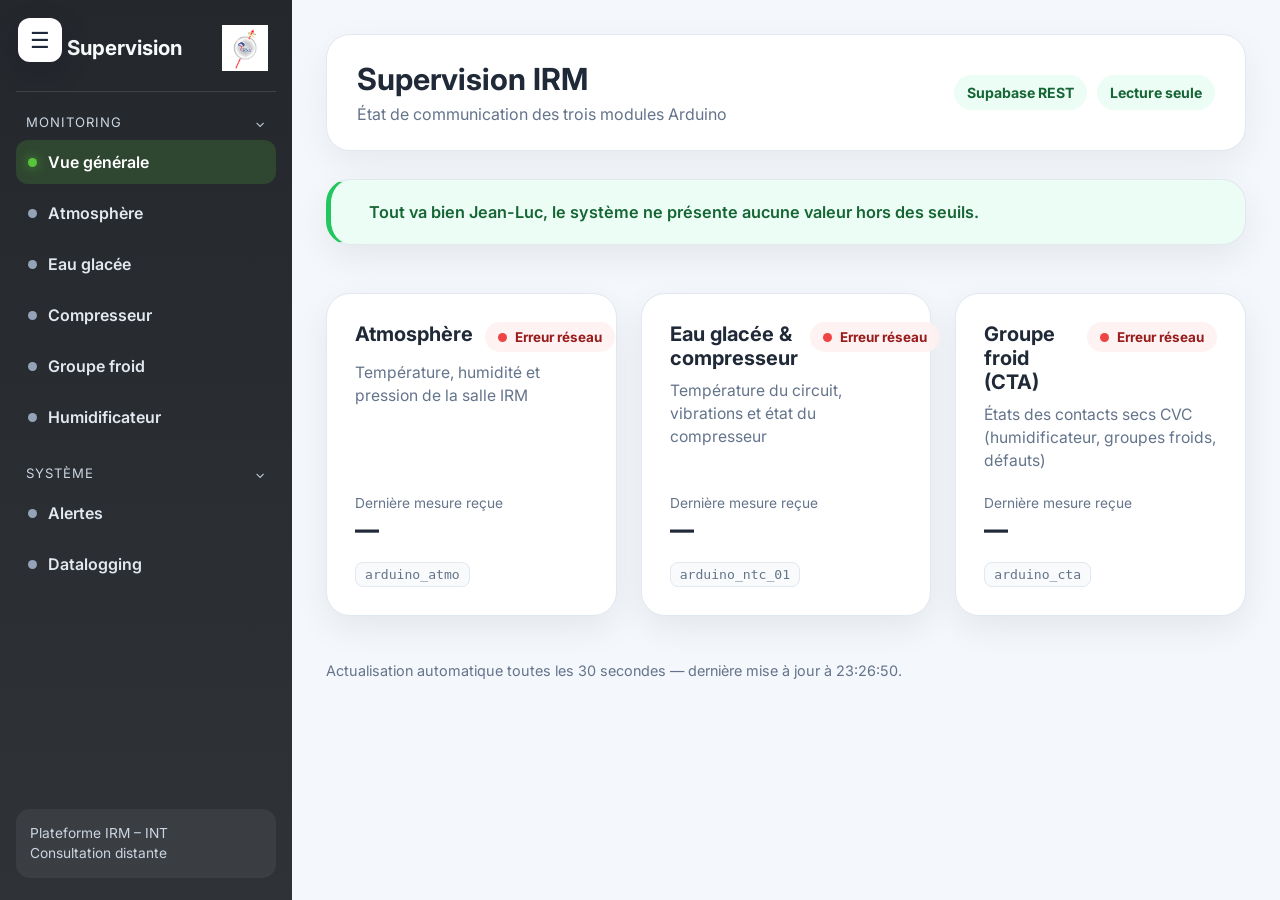
<file: frontend/index.html>
<!DOCTYPE html>
<html lang="fr">
<head>
    <meta charset="UTF-8">
    <meta name="viewport" content="width=device-width, initial-scale=1.0">
    <title>Centre IRM – Supervision</title>
    <link href="https://fonts.googleapis.com/css2?family=Inter:wght@400;600;700;800&display=swap" rel="stylesheet">
    <link rel="stylesheet" href="style.css?v=final">
    <style>
        .status-grid {
            display: grid;
            grid-template-columns: repeat(3, minmax(0, 1fr));
            gap: 24px;
        }

        .status-card {
            display: flex;
            flex-direction: column;
            min-height: 230px;
            transition: transform 0.25s ease, box-shadow 0.25s ease;
        }

        .status-card:hover {
            transform: translateY(-6px);
            box-shadow: 0 18px 45px rgba(15,23,42,0.12);
        }

        .s-head {
            display: flex;
            align-items: flex-start;
            justify-content: space-between;
            gap: 12px;
        }

        .s-title {
            font-size: 1.25rem;
            font-weight: 700;
            color: var(--text);
        }

        .s-pill {
            display: inline-flex;
            align-items: center;
            gap: 8px;
            padding: 7px 13px;
            border-radius: 999px;
            font-size: 0.84rem;
            font-weight: 700;
            white-space: nowrap;
            background: #f1f5f9;
            color: var(--muted);
        }

        .s-pill .pdot {
            width: 9px;
            height: 9px;
            border-radius: 50%;
            background: #94a3b8;
            flex: 0 0 auto;
        }

        .s-pill.is-online { background: #ecfdf5; color: #166534; }
        .s-pill.is-online .pdot { background: var(--green); box-shadow: 0 0 0 4px rgba(34,197,94,0.18); }

        .s-pill.is-late { background: #fff7ed; color: #9a3412; }
        .s-pill.is-late .pdot { background: var(--orange); }

        .s-pill.is-offline { background: #fef2f2; color: #991b1b; }
        .s-pill.is-offline .pdot { background: var(--red); }

        @media (prefers-reduced-motion: no-preference) {
            .s-pill.is-online .pdot { animation: pulse 2s ease-in-out infinite; }
        }

        @keyframes pulse {
            0%, 100% { box-shadow: 0 0 0 4px rgba(34,197,94,0.18); }
            50% { box-shadow: 0 0 0 7px rgba(34,197,94,0.05); }
        }

        .s-desc {
            margin-top: 10px;
            color: var(--muted);
            font-size: 0.98rem;
            line-height: 1.45;
        }

        .s-body {
            margin-top: auto;
            padding-top: 22px;
        }

        .s-time-label {
            color: var(--muted);
            font-size: 0.86rem;
            margin-bottom: 4px;
        }

        .s-time {
            font-size: 1.5rem;
            font-weight: 800;
            color: var(--text);
        }

        .s-time-abs {
            margin-top: 4px;
            color: var(--muted);
            font-size: 0.9rem;
        }

        .s-foot {
            margin-top: 18px;
            display: flex;
            align-items: center;
            justify-content: space-between;
            gap: 10px;
        }

        .s-id {
            font-family: ui-monospace, "SFMono-Regular", Menlo, Consolas, monospace;
            font-size: 0.82rem;
            color: var(--muted);
            background: var(--surface-2);
            border: 1px solid var(--border);
            padding: 4px 9px;
            border-radius: 8px;
        }

        .s-link {
            color: #166534;
            background: #ecfdf5;
            padding: 7px 12px;
            border-radius: 999px;
            font-size: 0.86rem;
            font-weight: 700;
        }

        .refresh-note {
            margin-top: 22px;
            color: var(--muted);
            font-size: 0.9rem;
        }

        @media (max-width: 1100px) {
            .status-grid { grid-template-columns: 1fr; }
        }

        .alert-banner {
            display: flex;
            align-items: flex-start;
            gap: 14px;
            padding: 20px 24px;
            margin-bottom: 24px;
            border-left: 5px solid #94a3b8;
            font-size: 1.02rem;
        }

        .alert-banner-icon {
            font-size: 1.4rem;
            line-height: 1.3;
            flex: 0 0 auto;
        }

        .alert-banner-text {
            flex: 1;
            line-height: 1.5;
        }

        .alert-banner.is-loading {
            border-left-color: #94a3b8;
            background: var(--surface-2);
            color: var(--muted);
        }

        .alert-banner.is-ok {
            border-left-color: var(--green, #22c55e);
            background: #ecfdf5;
            color: #166534;
            font-weight: 600;
        }

        .alert-banner.is-problem {
            border-left-color: var(--red, #ef4444);
            background: #fef2f2;
            color: #991b1b;
        }

        .alert-list {
            margin: 8px 0 0 0;
            padding-left: 20px;
            font-weight: 500;
        }

        .alert-list li {
            margin-bottom: 6px;
        }
    </style>
</head>
<body>
    <button class="menu-toggle" type="button" aria-label="Ouvrir le menu" onclick="toggleMenu()">☰</button>
    <div id="overlay" onclick="closeMenu()"></div>
    <div class="app-shell">
        <aside id="sidebar" class="sidebar">
            <div class="sidebar-brand"><span>IRM Supervision</span><img src="Logo_IRM.png" alt="Logo IRM"></div>
            <div class="sidebar-section">
                <div class="sidebar-title"><span>Monitoring</span><span>⌄</span></div>
                <nav class="sidebar-menu">
                    <a href="index.html" data-page="index"><span class="dot"></span><span class="label-text">Vue générale</span></a>
                    <a href="atmosphere.html" data-page="atmosphere"><span class="dot"></span><span class="label-text">Atmosphère</span></a>
                    <a href="eaufroide.html" data-page="eaufroide"><span class="dot"></span><span class="label-text">Eau glacée</span></a>
                    <a href="compresseur.html" data-page="compresseur"><span class="dot"></span><span class="label-text">Compresseur</span></a>
                    <a href="groupefroid.html" data-page="groupefroid"><span class="dot"></span><span class="label-text">Groupe froid</span></a>
                     <a href="humidificateur.html" data-page="humidificateur"><span class="dot"></span><span class="label-text">Humidificateur</span></a>             
                </nav>
            </div>
            <div class="sidebar-section">
                <div class="sidebar-title"><span>Système</span><span>⌄</span></div>
                <nav class="sidebar-menu">
                    <a href="alerte.html" data-page="alerte">
                    <span class="dot"></span>
                    <span class="label-text">Alertes</span>
                    </a>
                    <a href="datalogging.html" data-page="datalogging"><span class="dot"></span><span class="label-text">Datalogging</span></a>
                </nav>
            </div>
            <div class="sidebar-footer">Plateforme IRM – INT<br>Consultation distante</div>
        </aside>
        <main class="main-content">
            <div class="topbar">
                <div><h1 class="page-title">Supervision IRM</h1><div class="page-subtitle">État de communication des trois modules Arduino</div></div>
                <div class="topbar-actions"><span class="badge-soft">Supabase REST</span><span class="badge-soft">Lecture seule</span></div>
            </div>
            <div class="container">
                <div class="card alert-banner is-loading" id="alert_banner">
                    <span class="alert-banner-icon">⏳</span>
                    <span class="alert-banner-text">Vérification des seuils de surveillance…</span>
                </div>
                <div class="status-grid">

                    <div class="card status-card" id="card_atmo">
                        <div class="s-head">
                            <div class="s-title">Atmosphère</div>
                            <div class="s-pill" id="pill_atmo"><span class="pdot"></span><span class="ptext">…</span></div>
                        </div>
                        <div class="s-desc">Température, humidité et pression de la salle IRM</div>
                        <div class="s-body">
                            <div class="s-time-label">Dernière mesure reçue</div>
                            <div class="s-time" id="rel_atmo">—</div>
                            <div class="s-time-abs" id="abs_atmo"></div>
                            <div class="s-foot">
                                <span class="s-id">arduino_atmo</span>
                            </div>
                        </div>
                    </div>

                    <div class="card status-card" id="card_ntc">
                        <div class="s-head">
                            <div class="s-title">Eau glacée &amp; compresseur</div>
                            <div class="s-pill" id="pill_ntc"><span class="pdot"></span><span class="ptext">…</span></div>
                        </div>
                        <div class="s-desc">Température du circuit, vibrations et état du compresseur</div>
                        <div class="s-body">
                            <div class="s-time-label">Dernière mesure reçue</div>
                            <div class="s-time" id="rel_ntc">—</div>
                            <div class="s-time-abs" id="abs_ntc"></div>
                            <div class="s-foot">
                                <span class="s-id">arduino_ntc_01</span>
                            </div>
                        </div>
                    </div>

                    <div class="card status-card" id="card_cta">
                        <div class="s-head">
                            <div class="s-title">Groupe froid (CTA)</div>
                            <div class="s-pill" id="pill_cta"><span class="pdot"></span><span class="ptext">…</span></div>
                        </div>
                        <div class="s-desc">États des contacts secs CVC (humidificateur, groupes froids, défauts)</div>
                        <div class="s-body">
                            <div class="s-time-label">Dernière mesure reçue</div>
                            <div class="s-time" id="rel_cta">—</div>
                            <div class="s-time-abs" id="abs_cta"></div>
                            <div class="s-foot">
                                <span class="s-id">arduino_cta</span>
                            </div>
                        </div>
                    </div>

                </div>
                <div class="refresh-note" id="refresh_note">Actualisation automatique toutes les 30 secondes.</div>
            </div>
        </main>
    </div>
    <script>document.querySelector('[data-page="index"]').classList.add('active');</script>
<script>
const SUPABASE_URL = "https://xkqizqpflgcmyiqluuie.supabase.co";
const SUPABASE_KEY = "sb_publishable_87i8-j5iiLISsoBSBvC7ng_RlE5TPrr";

const MODULES = [
    { id: "arduino_atmo",   key: "atmo" },
    { id: "arduino_ntc_01", key: "ntc"  },
    { id: "arduino_cta",    key: "cta"  }
];

const CONFIG_SEUILS_PATH = "config_seuils.json";
let seuilsConfig = null;
const latestByDevice = {};

function formatLocalTime(utcString) {
    const date = new Date(utcString);
    const options = {
        timeZone: "Europe/Paris",
        year: "numeric", month: "2-digit", day: "2-digit",
        hour: "2-digit", minute: "2-digit", hour12: false
    };
    const parts = new Intl.DateTimeFormat("fr-FR", options).formatToParts(date);
    const get = t => parts.find(p => p.type === t).value;
    return `${get("year")}-${get("month")}-${get("day")} à ${get("hour")}:${get("minute")}`;
}

function relativeTime(diffMinutes) {
    if (diffMinutes < 1) return "à l'instant";
    if (diffMinutes < 60) {
        const m = Math.round(diffMinutes);
        return `il y a ${m} min`;
    }
    const h = Math.floor(diffMinutes / 60);
    const m = Math.round(diffMinutes % 60);
    return m === 0 ? `il y a ${h} h` : `il y a ${h} h ${m} min`;
}

async function fetchLatest(device) {
    const response = await fetch(
        `${SUPABASE_URL}/rest/v1/measurements?device_id=eq.${device}&order=timestamp.desc&limit=1`,
        {
            headers: {
                "apikey": SUPABASE_KEY,
                "Authorization": `Bearer ${SUPABASE_KEY}`
            }
        }
    );
    const data = await response.json();
    return data[0];
}

function setPill(key, cls, text) {
    const pill = document.getElementById("pill_" + key);
    pill.className = "s-pill " + cls;
    pill.querySelector(".ptext").textContent = text;
}

async function refreshModule(mod) {
    try {
        const row = await fetchLatest(mod.id);
        latestByDevice[mod.id] = row || null;

        if (!row || !row.timestamp) {
            setPill(mod.key, "is-offline", "Aucune donnée");
            document.getElementById("rel_" + mod.key).textContent = "—";
            document.getElementById("abs_" + mod.key).textContent = "";
            return;
        }

        const diffMin = (Date.now() - new Date(row.timestamp)) / 1000 / 60;

        if (diffMin <= 5) {
            setPill(mod.key, "is-online", "En ligne");
        } else if (diffMin <= 15) {
            setPill(mod.key, "is-late", "Retard");
        } else {
            setPill(mod.key, "is-offline", "Hors ligne");
        }

        document.getElementById("rel_" + mod.key).textContent = relativeTime(diffMin);
        document.getElementById("abs_" + mod.key).textContent = formatLocalTime(row.timestamp);
    } catch (e) {
        latestByDevice[mod.id] = null;
        setPill(mod.key, "is-offline", "Erreur réseau");
        document.getElementById("rel_" + mod.key).textContent = "—";
        document.getElementById("abs_" + mod.key).textContent = "";
    }
}

/* ===== SEUILS / BANDEAU D'ALERTE ===== */

async function loadSeuilsConfig() {
    try {
        const res = await fetch(CONFIG_SEUILS_PATH + "?v=" + Date.now());
        if (!res.ok) throw new Error("config_seuils.json introuvable");
        seuilsConfig = await res.json();
    } catch (e) {
        console.error("Impossible de charger config_seuils.json :", e);
        seuilsConfig = null;
    }
}

function checkThresholds() {
    const banner = document.getElementById("alert_banner");
    if (!banner) return;

    if (!seuilsConfig) {
        banner.className = "card alert-banner is-loading";
        banner.innerHTML = `<span class="alert-banner-icon">⏳</span><span class="alert-banner-text">Impossible de vérifier les seuils (config_seuils.json inaccessible).</span>`;
        return;
    }

    const problems = [];

    MODULES.forEach(mod => {
        const cfg = seuilsConfig[mod.id];
        const row = latestByDevice[mod.id];
        if (!cfg || !row) return;

        for (const champ in cfg) {
            const rule = cfg[champ];
            if (!rule || !rule.enabled) continue;

            const raw = row[champ];
            if (raw === null || raw === undefined) continue;

            if (Array.isArray(rule.expected)) {
                const value = Number(raw);
                if (!rule.expected.includes(value)) {
                    problems.push((rule.message_expected || `${rule.label} : état anormal.`) + " Une alerte est envoyée par mail, veuillez vérifier !");
                }
                continue;
            }

            const value = Number(raw);
            if (isNaN(value)) continue;

            if (rule.min !== undefined && value < rule.min) {
                problems.push(`${rule.label} trop basse (${value}${rule.unit ? " " + rule.unit : ""}). Une alerte est envoyée par mail, veuillez vérifier !`);
            } else if (rule.max !== undefined && value > rule.max) {
                problems.push(`${rule.label} trop élevée (${value}${rule.unit ? " " + rule.unit : ""}). Une alerte est envoyée par mail, veuillez vérifier !`);
            }
        }
    });

    if (problems.length === 0) {
        banner.className = "card alert-banner is-ok";
        banner.innerHTML = `<span class="alert-banner-icon"></span><span class="alert-banner-text">Tout va bien Jean-Luc, le système ne présente aucune valeur hors des seuils.</span>`;
    } else {
        banner.className = "card alert-banner is-problem";
        const items = problems.map(p => `<li>${p}</li>`).join("");
        banner.innerHTML = `
            <span class="alert-banner-icon">⚠️</span>
            <span class="alert-banner-text">
                ${problems.length} grandeur${problems.length > 1 ? "s" : ""} hors seuil :
                <ul class="alert-list">${items}</ul>
            </span>`;
    }
}

async function refreshAll() {
    await Promise.all(MODULES.map(refreshModule));
    checkThresholds();
    const now = new Date().toLocaleTimeString("fr-FR", { timeZone: "Europe/Paris", hour12: false });
    document.getElementById("refresh_note").textContent =
        `Actualisation automatique toutes les 30 secondes — dernière mise à jour à ${now}.`;
}

loadSeuilsConfig().then(() => {
    refreshAll();
    setInterval(refreshAll, 30000);
});
</script>
<script>
function toggleMenu() {
    const sidebar = document.getElementById("sidebar");
    const main = document.querySelector(".main-content");
    const overlay = document.getElementById("overlay");
    if (!sidebar || !main || !overlay) return;
    if (window.innerWidth <= 720) {
        sidebar.classList.toggle("active");
        overlay.classList.toggle("active");
    } else {
        sidebar.classList.toggle("closed");
        main.classList.toggle("full");
    }
}
function closeMenu() {
    const sidebar = document.getElementById("sidebar");
    const overlay = document.getElementById("overlay");
    if (!sidebar || !overlay) return;
    sidebar.classList.remove("active");
    overlay.classList.remove("active");
}
document.querySelectorAll(".sidebar-menu a").forEach(a => {
    a.addEventListener("click", () => {
        if (window.innerWidth <= 720) closeMenu();
    });
});
</script>
</body>
</html>
</file>
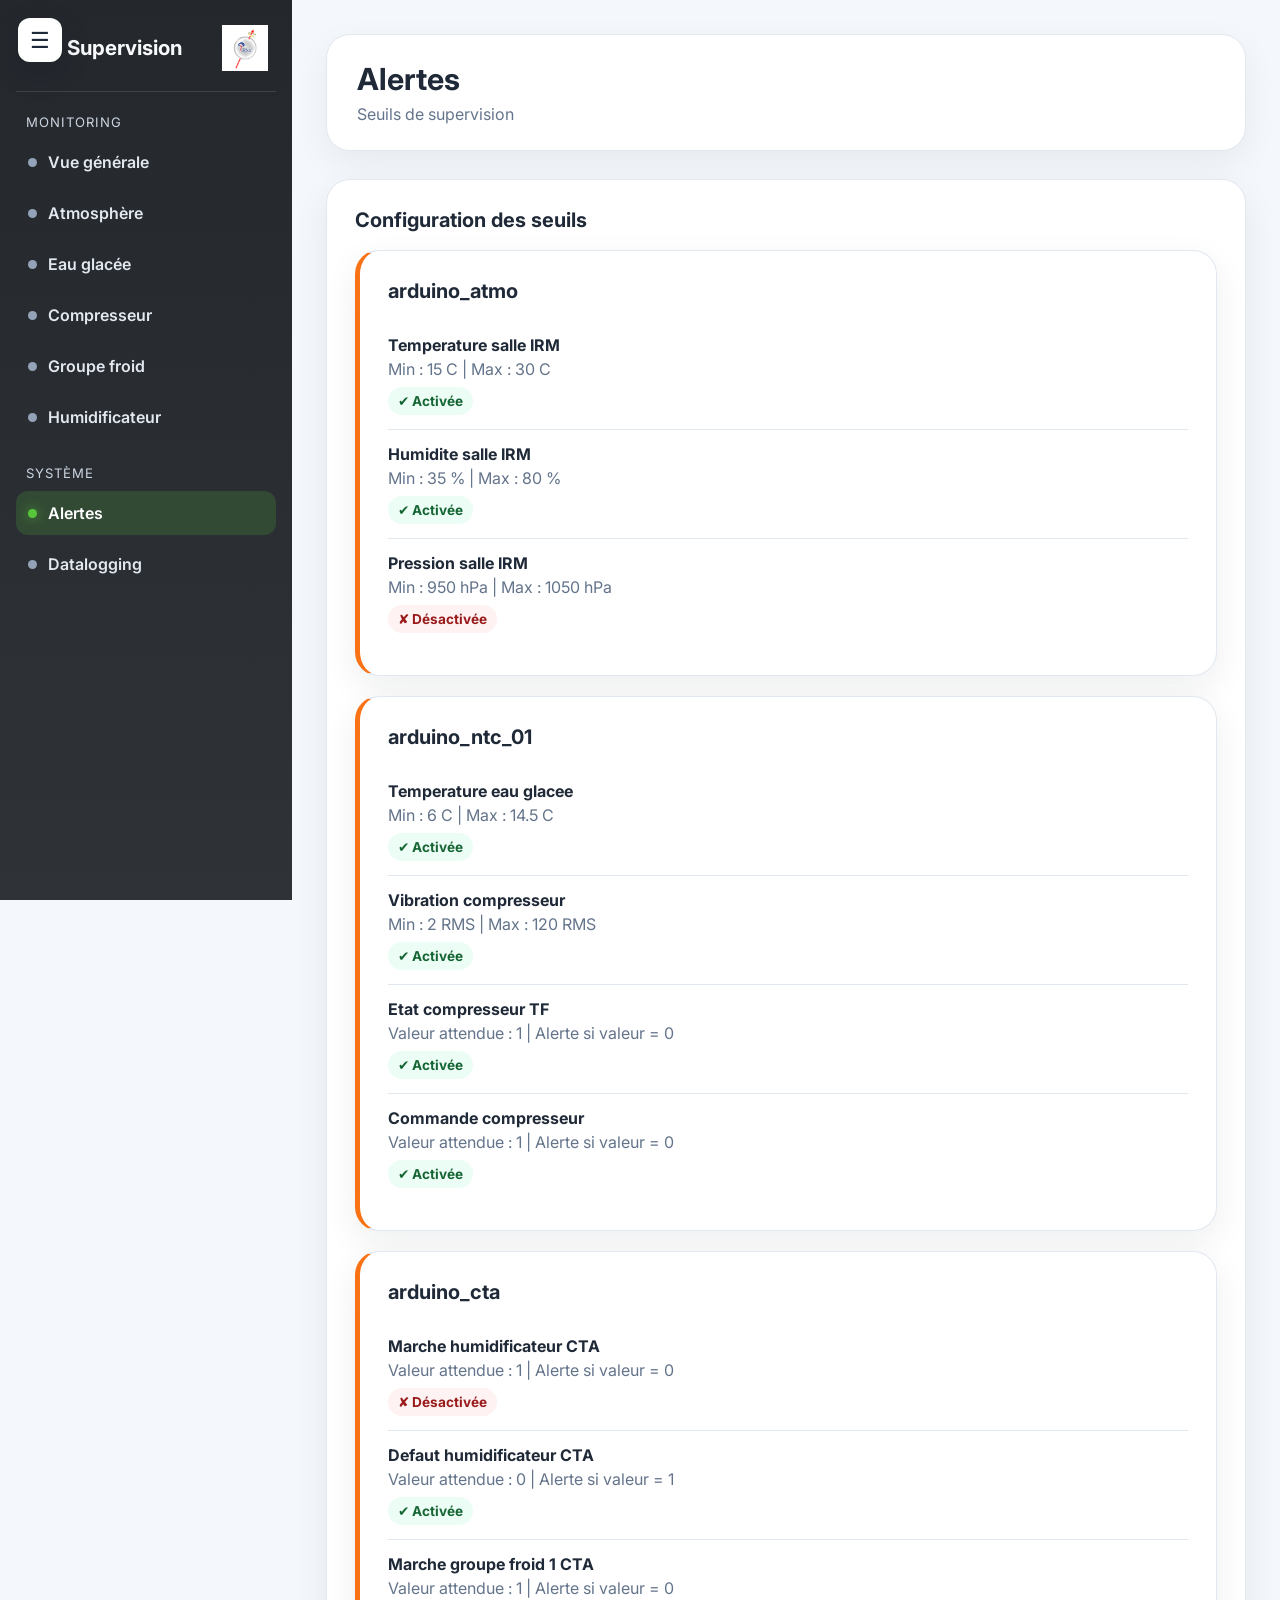
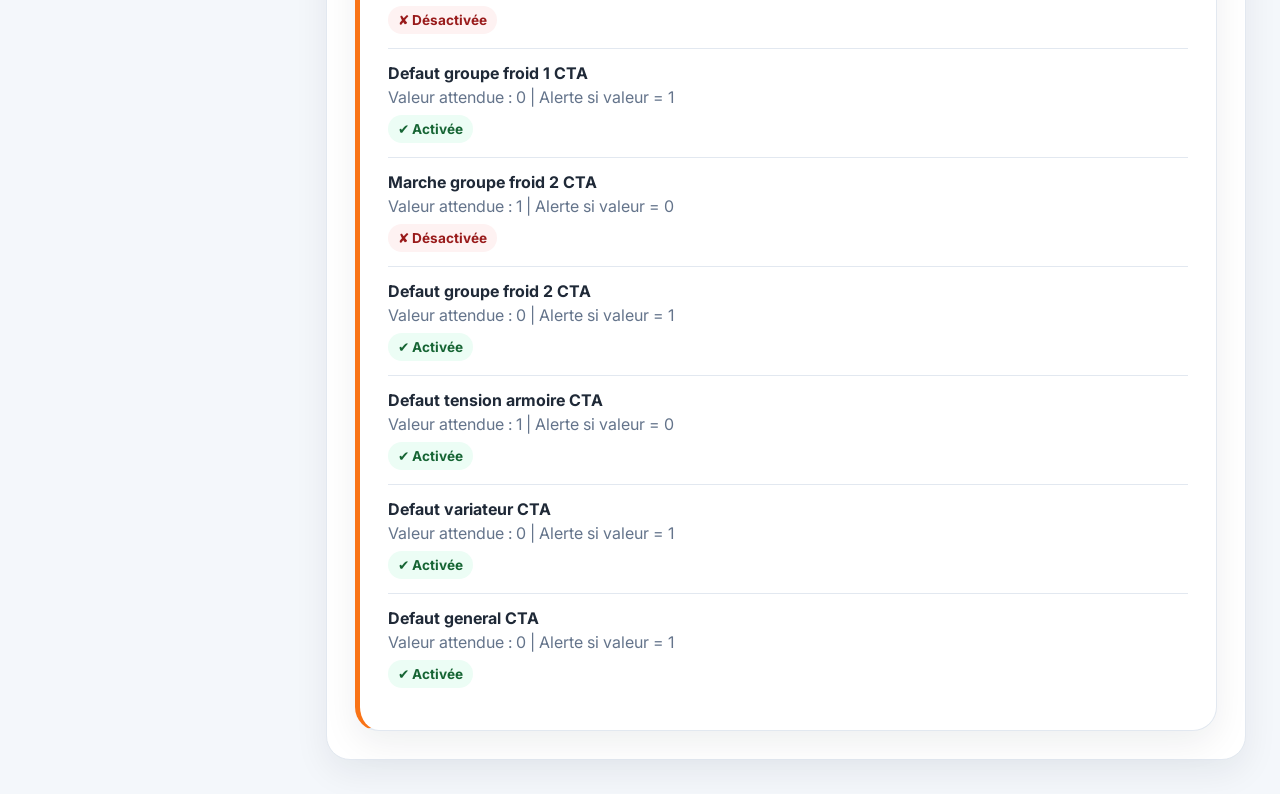
<file: frontend/alerte.html>
<!DOCTYPE html>
<html lang="fr">
<head>
<meta charset="UTF-8">
<meta name="viewport" content="width=device-width, initial-scale=1.0">
<title>Alertes – Centre IRM</title>

<link href="https://fonts.googleapis.com/css2?family=Inter:wght@400;600;700;800&display=swap" rel="stylesheet">
<link rel="stylesheet" href="style.css?v=final">

<style>
.alert-grid { display: grid; gap: 20px; }
.alert-card { border-left: 5px solid #f97316; }
.alert-item { padding: 14px 0; border-bottom: 1px solid #e2e8f0; }
.alert-item:last-child { border-bottom: none; }
.alert-label { font-weight: 700; }
.alert-range { color: #64748b; margin-top: 4px; }

.alert-enabled {
    display: inline-block;
    margin-top: 8px;
    padding: 6px 10px;
    border-radius: 999px;
    background: #ecfdf5;
    color: #166534;
    font-size: 0.85rem;
    font-weight: 700;
}

.alert-disabled {
    display: inline-block;
    margin-top: 8px;
    padding: 6px 10px;
    border-radius: 999px;
    background: #fef2f2;
    color: #991b1b;
    font-size: 0.85rem;
    font-weight: 700;
}

.error-box {
    color: #991b1b;
    background: #fef2f2;
    border: 1px solid #fecaca;
    padding: 20px;
    border-radius: 12px;
}
</style>
</head>

<body>

<button class="menu-toggle" onclick="toggleMenu()">☰</button>
<div id="overlay" onclick="closeMenu()"></div>

<div class="app-shell">

<aside id="sidebar" class="sidebar">
    <div class="sidebar-brand">
        <span>IRM Supervision</span>
        <img src="Logo_IRM.png">
    </div>

    <div class="sidebar-section">
        <div class="sidebar-title">Monitoring</div>
        <nav class="sidebar-menu">
            <a href="index.html"><span class="dot"></span>Vue générale</a>
            <a href="atmosphere.html"><span class="dot"></span>Atmosphère</a>
            <a href="eaufroide.html"><span class="dot"></span>Eau glacée</a>
            <a href="compresseur.html"><span class="dot"></span>Compresseur</a>
            <a href="groupefroid.html"><span class="dot"></span>Groupe froid</a>
            <a href="humidificateur.html" data-page="humidificateur"><span class="dot"></span><span class="label-text">Humidificateur</span></a>
        </nav>
    </div>

    <div class="sidebar-section">
        <div class="sidebar-title">Système</div>
        <nav class="sidebar-menu">
            <a href="alerte.html" class="active"><span class="dot"></span>Alertes</a>
            <a href="datalogging.html" data-page="datalogging"><span class="dot"></span><span class="label-text">Datalogging</span></a>
        </nav>
    </div>
</aside>

<main class="main-content">

<div class="topbar">
    <div>
        <h1 class="page-title">Alertes</h1>
        <div class="page-subtitle">Seuils de supervision</div>
    </div>
</div>

<div class="container">
    <div class="card">
        <h2>Configuration des seuils</h2>
        <div id="alertes_content">Chargement...</div>
    </div>
</div>

</main>
</div>

<script>
const CONFIG_SEUILS_PATH = "config_seuils.json";

async function loadSeuils() {
    const container = document.getElementById("alertes_content");

    try {
        const response = await fetch(CONFIG_SEUILS_PATH + "?v=" + Date.now());

        if (!response.ok) throw new Error("HTTP " + response.status);

        const seuils = await response.json();
        container.innerHTML = renderSeuils(seuils);

    } catch (e) {
        console.error(e);
        container.innerHTML = `<div class="error-box">Erreur chargement JSON : ${e.message}</div>`;
    }
}

function renderRange(cfg) {
    if (cfg.unit === "state") {
        const expected = Array.isArray(cfg.expected) ? cfg.expected[0] : (cfg.expected ?? 1);
        const bad = expected === 1 ? 0 : 1;
        return `Valeur attendue : ${expected} | Alerte si valeur = ${bad}`;
    }

    return `Min : ${cfg.min ?? "--"} ${cfg.unit || ""} | Max : ${cfg.max ?? "--"} ${cfg.unit || ""}`;
}

function isValidSensor(cfg) {
    // On ignore les entrées sans label ou sans structure de capteur
    return cfg && typeof cfg === "object" && cfg.label !== undefined;
}

function renderSeuils(seuils) {
    let html = `<div class="alert-grid">`;

    for (const device in seuils) {
        // On ignore le bloc watchdog qui n'est pas un capteur
        if (device === "watchdog") continue;

        const deviceData = seuils[device];
        let itemsHtml = "";

        for (const key in deviceData) {
            const cfg = deviceData[key];

            // On ignore les entrées sans structure valide
            if (!isValidSensor(cfg)) continue;

            itemsHtml += `
                <div class="alert-item">
                    <div class="alert-label">${cfg.label}</div>
                    <div class="alert-range">${renderRange(cfg)}</div>
                    <div class="${cfg.enabled ? "alert-enabled" : "alert-disabled"}">
                        ${cfg.enabled ? "✔ Activée" : "✘ Désactivée"}
                    </div>
                </div>
            `;
        }

        if (itemsHtml) {
            html += `
                <div class="card alert-card">
                    <h2>${device}</h2>
                    ${itemsHtml}
                </div>
            `;
        }
    }

    html += `</div>`;
    return html;
}

function toggleMenu() {
    document.getElementById("sidebar").classList.toggle("active");
}

function closeMenu() {
    document.getElementById("sidebar").classList.remove("active");
}

loadSeuils();
</script>

</body>
</html>
</file>
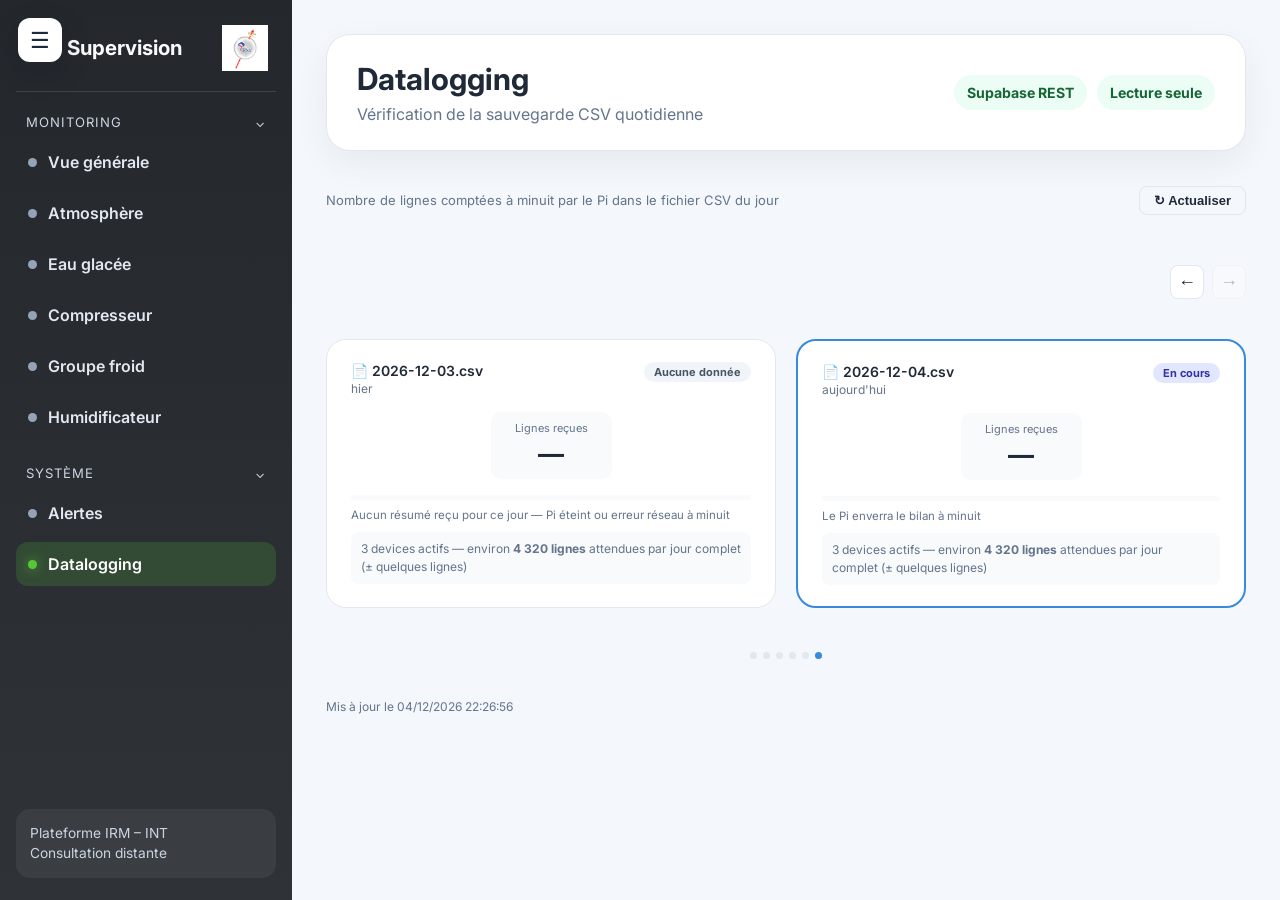
<file: frontend/datalogging.html>
<!DOCTYPE html>
<html lang="fr">
<head>
    <meta charset="UTF-8">
    <meta name="viewport" content="width=device-width, initial-scale=1.0">
    <title>Centre IRM – Datalogging</title>
    <link href="https://fonts.googleapis.com/css2?family=Inter:wght@400;600;700;800&display=swap" rel="stylesheet">
    <link rel="stylesheet" href="style.css?v=final">
    <style>
        .refresh-row {
            display: flex;
            align-items: center;
            justify-content: space-between;
            margin-bottom: 1.25rem;
            flex-wrap: wrap;
            gap: 10px;
        }
        .expected-note { font-size: 13px; color: var(--muted); }
        .btn-refresh {
            display: flex;
            align-items: center;
            gap: 6px;
            font-size: 13px;
            font-weight: 600;
            background: none;
            border: 1px solid var(--border);
            border-radius: 8px;
            padding: 6px 14px;
            cursor: pointer;
            color: var(--text);
            transition: background 0.15s;
        }
        .btn-refresh:hover { background: var(--surface-2); }
        .slider-nav-row {
            display: flex;
            align-items: center;
            justify-content: flex-end;
            gap: 8px;
            margin-bottom: 1rem;
        }
        .nav-btn {
            background: var(--surface);
            border: 1px solid var(--border);
            border-radius: 8px;
            width: 34px;
            height: 34px;
            display: flex;
            align-items: center;
            justify-content: center;
            cursor: pointer;
            color: var(--text);
            font-size: 18px;
            transition: background 0.15s;
        }
        .nav-btn:hover    { background: var(--surface-2); }
        .nav-btn:disabled { opacity: 0.3; cursor: default; }
        .track-outer { overflow: hidden; }
        .dl-track {
            display: flex;
            gap: 20px;
            transition: transform 0.3s ease;
        }
        .dl-card {
            flex: 0 0 calc(50% - 10px);
            min-width: 0;
            background: var(--surface);
            border: 1px solid var(--border);
            border-radius: 20px;
            padding: 1.35rem 1.5rem;
            box-sizing: border-box;
        }
        .dl-card.today-card { border: 2px solid #378ADD; }
        .dl-card-header {
            display: flex;
            align-items: flex-start;
            justify-content: space-between;
            margin-bottom: 1rem;
            gap: 8px;
        }
        .dl-filename { font-size: 14px; font-weight: 600; color: var(--text); }
        .dl-relday   { font-size: 12px; font-weight: 400; color: var(--muted); margin-top: 2px; }
        .dl-badge {
            font-size: 11px;
            font-weight: 700;
            padding: 3px 10px;
            border-radius: 20px;
            white-space: nowrap;
            flex-shrink: 0;
        }
        .badge-ok         { background: #d1fae5; color: #065f46; }
        .badge-warn       { background: #fef3c7; color: #92400e; }
        .badge-error      { background: #fee2e2; color: #991b1b; }
        .badge-inprogress { background: #e0e7ff; color: #3730a3; }
        .badge-nodata     { background: #f1f5f9; color: #475569; }

        /* Une seule stat centrée */
        .dl-stats {
            display: flex;
            justify-content: center;
            margin-bottom: 1rem;
        }
        .dl-stat {
            background: var(--surface-2);
            border-radius: 10px;
            padding: 0.6rem 1.5rem;
            text-align: center;
        }
        .dl-stat-label { font-size: 11px; color: var(--muted); margin-bottom: 3px; }
        .dl-stat-value { font-size: 26px; font-weight: 700; color: var(--text); }
        .dl-stat-value.ok    { color: #059669; }
        .dl-stat-value.warn  { color: #d97706; }
        .dl-stat-value.error { color: #dc2626; }

        .dl-bar-wrap  { height: 5px; background: var(--surface-2); border-radius: 3px; overflow: hidden; margin-bottom: 8px; }
        .dl-bar-fill  { height: 100%; border-radius: 3px; transition: width 0.5s ease; }
        .bar-ok       { background: #059669; }
        .bar-warn     { background: #d97706; }
        .bar-error    { background: #dc2626; }
        .bar-blue     { background: #378ADD; }
        .dl-bar-label { font-size: 11.5px; color: var(--muted); margin-bottom: 10px; }

        .dl-devices-note {
            font-size: 12px;
            color: var(--muted);
            padding: 8px 10px;
            background: var(--surface-2);
            border-radius: 8px;
            line-height: 1.5;
        }

        .dots-row       { display: flex; justify-content: center; gap: 6px; margin-top: 1.25rem; }
        .dot-btn        { width: 7px; height: 7px; border-radius: 50%; background: var(--border); border: none; padding: 0; cursor: pointer; transition: background 0.2s; }
        .dot-btn.active { background: #378ADD; }
        .loading-msg    { text-align: center; padding: 3rem; color: var(--muted); font-size: 14px; }
        .last-update    { font-size: 12px; color: var(--muted); margin-top: 1rem; }

        @media (max-width: 600px) {
            .dl-card       { flex: 0 0 100%; padding: 1rem 1.1rem; }
            .dl-stat-value { font-size: 20px; }
            .dl-stat-label { font-size: 10px; }
            .dl-filename   { font-size: 13px; }
            .dl-badge      { font-size: 10px; }
            .dl-bar-label  { font-size: 11px; }
        }
    </style>
</head>
<body>
    <button class="menu-toggle" type="button" aria-label="Ouvrir le menu" onclick="toggleMenu()">☰</button>
    <div id="overlay" onclick="closeMenu()"></div>
    <div class="app-shell">

        <aside id="sidebar" class="sidebar">
            <div class="sidebar-brand"><span>IRM Supervision</span><img src="Logo_IRM.png" alt="Logo IRM"></div>
            <div class="sidebar-section">
                <div class="sidebar-title"><span>Monitoring</span><span>⌄</span></div>
                <nav class="sidebar-menu">
                    <a href="index.html"       data-page="index">      <span class="dot"></span><span class="label-text">Vue générale</span></a>
                    <a href="atmosphere.html"  data-page="atmosphere"> <span class="dot"></span><span class="label-text">Atmosphère</span></a>
                    <a href="eaufroide.html"   data-page="eaufroide">  <span class="dot"></span><span class="label-text">Eau glacée</span></a>
                    <a href="compresseur.html" data-page="compresseur"><span class="dot"></span><span class="label-text">Compresseur</span></a>
                    <a href="groupefroid.html" data-page="groupefroid"><span class="dot"></span><span class="label-text">Groupe froid</span></a>
                    <a href="humidificateur.html" data-page="humidificateur"><span class="dot"></span><span class="label-text">Humidificateur</span></a>
                </nav>
            </div>
            <div class="sidebar-section">
                <div class="sidebar-title"><span>Système</span><span>⌄</span></div>
                <nav class="sidebar-menu">
                    <a href="alerte.html"      data-page="alerte">     <span class="dot"></span><span class="label-text">Alertes</span></a>
                    <a href="datalogging.html" data-page="datalogging"><span class="dot"></span><span class="label-text">Datalogging</span></a>
                </nav>
            </div>
            <div class="sidebar-footer">Plateforme IRM – INT<br>Consultation distante</div>
        </aside>

        <main class="main-content">
            <div class="topbar">
                <div>
                    <h1 class="page-title">Datalogging</h1>
                    <div class="page-subtitle">Vérification de la sauvegarde CSV quotidienne</div>
                </div>
                <div class="topbar-actions">
                    <span class="badge-soft">Supabase REST</span>
                    <span class="badge-soft">Lecture seule</span>
                </div>
            </div>

            <div class="container">
                <div class="refresh-row">
                    <p class="expected-note">
                        Nombre de lignes comptées à minuit par le Pi dans le fichier CSV du jour
                    </p>
                    <button class="btn-refresh" onclick="loadData()">↻ Actualiser</button>
                </div>
                <div class="slider-nav-row">
                    <button class="nav-btn" id="btn-prev" onclick="slideDir(-1)" disabled title="Jours précédents">&#8592;</button>
                    <button class="nav-btn" id="btn-next" onclick="slideDir(1)"  title="Jours suivants">&#8594;</button>
                </div>
                <div class="track-outer">
                    <div class="dl-track" id="dl-track">
                        <div class="loading-msg">Chargement des données...</div>
                    </div>
                </div>
                <div class="dots-row" id="dots-row"></div>
                <div class="last-update" id="last-update"></div>
            </div>
        </main>
    </div>

    <script>document.querySelector('[data-page="datalogging"]').classList.add('active');</script>

    <script>
        const SUPABASE_URL = "https://xkqizqpflgcmyiqluuie.supabase.co";
        const SUPABASE_KEY = "sb_publishable_87i8-j5iiLISsoBSBvC7ng_RlE5TPrr";
        const EXPECTED = 4320;
        const VISIBLE  = 2;

        let allDays = [];
        let offset  = 0;

        function getDateStr(daysAgo) {
            const d = new Date();
            d.setDate(d.getDate() - daysAgo);
            return d.toISOString().slice(0, 10);
        }

        function relLabel(daysAgo) {
            if (daysAgo === 0) return "aujourd'hui";
            if (daysAgo === 1) return "hier";
            return `il y a ${daysAgo} jours`;
        }

        function buildCard(day) {
            const { dateStr, daysAgo, lineCount, loaded } = day;
            const isToday = daysAgo === 0;

            const pctRaw = loaded ? (lineCount / EXPECTED) * 100 : 0;
            const pctBar = Math.min(100, pctRaw);

            let badgeClass, badgeText, valClass, barClass, statusMsg;

            if (isToday) {
                badgeClass = 'badge-inprogress';
                badgeText  = 'En cours';
                valClass   = '';
                barClass   = 'bar-blue';
                statusMsg  = 'Le Pi enverra le bilan à minuit';
            } else if (!loaded) {
                badgeClass = 'badge-nodata';
                badgeText  = 'Aucune donnée';
                valClass   = '';
                barClass   = 'bar-ok';
                statusMsg  = 'Aucun résumé reçu pour ce jour — Pi éteint ou erreur réseau à minuit';
            } else if (lineCount > EXPECTED + 50) {
                badgeClass = 'badge-warn';
                badgeText  = 'Surplus';
                valClass   = 'warn';
                barClass   = 'bar-warn';
                statusMsg  = `⚠ ${(lineCount - EXPECTED).toLocaleString('fr-FR')} lignes en excès — possible doublon d'envoi`;
            } else if (pctRaw >= 95) {
                badgeClass = 'badge-ok';
                badgeText  = 'Complet';
                valClass   = 'ok';
                barClass   = 'bar-ok';
                const diff = EXPECTED - lineCount;
                statusMsg  = diff <= 0
                    ? '✓ Sauvegarde complète — tous les devices ont correctement transmis'
                    : `✓ Quasi-complet — ${diff} ligne${diff > 1 ? 's' : ''} manquante${diff > 1 ? 's' : ''}`;
            } else if (pctRaw >= 70) {
                badgeClass = 'badge-warn';
                badgeText  = 'Incomplet';
                valClass   = 'warn';
                barClass   = 'bar-warn';
                statusMsg  = `⚠ Manque ${(EXPECTED - lineCount).toLocaleString('fr-FR')} lignes — possible interruption`;
            } else {
                badgeClass = 'badge-error';
                badgeText  = 'Problème';
                valClass   = 'error';
                barClass   = 'bar-error';
                statusMsg  = `✗ Manque ${(EXPECTED - lineCount).toLocaleString('fr-FR')} lignes — vérifier les devices`;
            }

            const receivedStr = (loaded && !isToday) ? lineCount.toLocaleString('fr-FR') : '—';

            return `
                <div class="dl-card${isToday ? ' today-card' : ''}">
                    <div class="dl-card-header">
                        <div>
                            <div class="dl-filename">📄 ${dateStr}.csv</div>
                            <div class="dl-relday">${relLabel(daysAgo)}</div>
                        </div>
                        <span class="dl-badge ${badgeClass}">${badgeText}</span>
                    </div>
                    <div class="dl-stats">
                        <div class="dl-stat">
                            <div class="dl-stat-label">Lignes reçues</div>
                            <div class="dl-stat-value ${valClass}">${receivedStr}</div>
                        </div>
                    </div>
                    <div class="dl-bar-wrap">
                        <div class="dl-bar-fill ${barClass}" style="width:${(loaded && !isToday) ? pctBar : 0}%"></div>
                    </div>
                    <div class="dl-bar-label">${statusMsg}</div>
                    <div class="dl-devices-note">
                        3 devices actifs — environ <strong>4 320 lignes</strong> attendues par jour complet (±&nbsp;quelques lignes)
                    </div>
                </div>
            `;
        }

        function getVisibleCount() {
            return window.innerWidth <= 600 ? 1 : VISIBLE;
        }

        function renderSlider() {
            const visible = getVisibleCount();
            const track   = document.getElementById('dl-track');
            track.innerHTML = allDays.map(d => buildCard(d)).join('');

            const maxOffset = Math.max(0, allDays.length - visible);
            if (offset > maxOffset) offset = maxOffset;

            const cards = track.querySelectorAll('.dl-card');
            let shift = 0;
            if (cards.length > 0) {
                const cardW = cards[0].getBoundingClientRect().width;
                shift = offset * (cardW + 20);
            }
            track.style.transform = `translateX(-${shift}px)`;

            document.getElementById('btn-prev').disabled = offset <= 0;
            document.getElementById('btn-next').disabled = offset >= maxOffset;

            const dotsRow = document.getElementById('dots-row');
            dotsRow.innerHTML = '';
            for (let i = 0; i <= maxOffset; i++) {
                const btn = document.createElement('button');
                btn.className = 'dot-btn' + (i === offset ? ' active' : '');
                btn.setAttribute('aria-label', `Aller à la position ${i + 1}`);
                btn.addEventListener('click', () => { offset = i; renderSlider(); });
                dotsRow.appendChild(btn);
            }
        }

        function slideDir(dir) {
            const maxOffset = Math.max(0, allDays.length - getVisibleCount());
            offset = Math.max(0, Math.min(maxOffset, offset + dir));
            renderSlider();
        }

        async function getLinesForDay(dateStr, daysAgo) {
            if (daysAgo === 0) return null;
            const res = await fetch(
                `${SUPABASE_URL}/rest/v1/measurements?device_id=eq.${dateStr}.csv&select=line_count&limit=1`,
                { headers: { 'apikey': SUPABASE_KEY, 'Authorization': `Bearer ${SUPABASE_KEY}` } }
            );
            if (!res.ok) return null;
            const data = await res.json();
            if (!Array.isArray(data) || data.length === 0) return null;
            return data[0].line_count ?? null;
        }

        async function loadData() {
            document.getElementById('dl-track').innerHTML = '<div class="loading-msg">Chargement...</div>';
            document.getElementById('dots-row').innerHTML = '';
            allDays = [];

            const days = [];
            for (let i = 6; i >= 0; i--) {
                days.push({ daysAgo: i, dateStr: getDateStr(i) });
            }

            const results = await Promise.allSettled(
                days.map(d => getLinesForDay(d.dateStr, d.daysAgo))
            );

            allDays = days.map((d, idx) => {
                const r         = results[idx];
                const lineCount = (r.status === 'fulfilled' && r.value !== null) ? r.value : null;
                return { ...d, lineCount: lineCount ?? 0, loaded: lineCount !== null };
            });

            offset = Math.max(0, allDays.length - getVisibleCount());
            renderSlider();

            document.getElementById('last-update').textContent =
                'Mis à jour le ' + new Date().toLocaleString('fr-FR');
        }

        loadData();
        window.addEventListener('resize', () => renderSlider());
    </script>

    <script>
        function toggleMenu() {
            const sidebar = document.getElementById("sidebar");
            const main    = document.querySelector(".main-content");
            const overlay = document.getElementById("overlay");
            if (!sidebar || !main || !overlay) return;
            if (window.innerWidth <= 720) {
                sidebar.classList.toggle("active");
                overlay.classList.toggle("active");
            } else {
                sidebar.classList.toggle("closed");
                main.classList.toggle("full");
            }
        }
        function closeMenu() {
            const sidebar = document.getElementById("sidebar");
            const overlay = document.getElementById("overlay");
            if (!sidebar || !overlay) return;
            sidebar.classList.remove("active");
            overlay.classList.remove("active");
        }
        document.querySelectorAll(".sidebar-menu a").forEach(a => {
            a.addEventListener("click", () => {
                if (window.innerWidth <= 720) closeMenu();
            });
        });
    </script>
</body>
</html>
</file>
<file: frontend/style.css>
:root {
    --sidebar-width: 292px;
    --bg: #f4f7fb;
    --surface: #ffffff;
    --surface-2: #f8fafc;
    --text: #1f2937;
    --muted: #64748b;
    --border: #e2e8f0;
    --sidebar: #24272c;
    --sidebar-2: #2f3338;
    --accent: #58c63b;
    --green: #22c55e;
    --red: #ef4444;
    --orange: #f97316;
}

* {
    box-sizing: border-box;
}

html {
    -webkit-text-size-adjust: 100%;
}

body {
    margin: 0;
    font-family: "Inter", system-ui, -apple-system, BlinkMacSystemFont, "Segoe UI", sans-serif;
    background: var(--bg);
    color: var(--text);
}

a {
    color: inherit;
    text-decoration: none;
}

.app-shell {
    min-height: 100vh;
    display: flex;
}

/* SIDEBAR */

.sidebar {
    width: var(--sidebar-width);
    min-height: 100vh;
    background: linear-gradient(180deg, var(--sidebar), var(--sidebar-2));
    color: #f8fafc;
    padding: 22px 16px;
    position: fixed;
    left: 0;
    top: 0;
    bottom: 0;
    transition: transform 0.25s ease;
    z-index: 1000;
}

.sidebar.closed {
    transform: translateX(calc(-1 * var(--sidebar-width)));
}

.sidebar-brand {
    height: 70px;
    display: flex;
    align-items: center;
    justify-content: space-between;
    gap: 14px;
    padding: 0 8px 18px 8px;
    border-bottom: 1px solid rgba(255,255,255,0.12);
    margin-bottom: 22px;
}

.sidebar-brand span {
    font-size: 1.28rem;
    font-weight: 700;
    line-height: 1.15;
}

.sidebar-brand img {
    height: 46px;
    width: auto;
    object-fit: contain;
}

.sidebar-section {
    margin-bottom: 26px;
}

.sidebar-title {
    display: flex;
    align-items: center;
    justify-content: space-between;
    color: #cbd5e1;
    font-size: 0.82rem;
    text-transform: uppercase;
    letter-spacing: 0.08em;
    padding: 0 10px;
    margin-bottom: 10px;
}

.sidebar-menu {
    display: grid;
    gap: 7px;
}

.sidebar-menu a {
    display: flex;
    align-items: center;
    gap: 11px;
    padding: 12px 12px;
    border-radius: 12px;
    color: #e2e8f0;
    font-weight: 600;
    transition: background 0.2s ease, color 0.2s ease;
}

.sidebar-menu a:hover {
    background: rgba(255,255,255,0.08);
}

.sidebar-menu a.active {
    background: rgba(88,198,59,0.18);
    color: #ffffff;
}

.dot {
    width: 9px;
    height: 9px;
    border-radius: 50%;
    background: #94a3b8;
    flex: 0 0 auto;
}

.sidebar-menu a.active .dot {
    background: var(--accent);
    box-shadow: 0 0 12px rgba(88,198,59,0.75);
}

.label-text {
    white-space: nowrap;
}

.sidebar-footer {
    position: absolute;
    bottom: 22px;
    left: 16px;
    right: 16px;
    color: #cbd5e1;
    font-size: 0.86rem;
    line-height: 1.5;
    padding: 14px;
    border-radius: 14px;
    background: rgba(255,255,255,0.06);
}

/* MAIN */

.main-content {
    margin-left: var(--sidebar-width);
    width: calc(100% - var(--sidebar-width));
    min-height: 100vh;
    padding: 34px;
    transition: margin-left 0.25s ease, width 0.25s ease;
}

.main-content.full {
    margin-left: 0;
    width: 100%;
}

.topbar {
    background: var(--surface);
    border: 1px solid var(--border);
    border-radius: 24px;
    padding: 26px 30px;
    display: flex;
    align-items: center;
    justify-content: space-between;
    gap: 20px;
    box-shadow: 0 12px 35px rgba(15,23,42,0.06);
    margin-bottom: 28px;
}

.page-title {
    margin: 0;
    font-size: 1.9rem;
    color: var(--text);
}

.page-subtitle {
    margin-top: 7px;
    color: var(--muted);
    font-size: 1rem;
}

.topbar-actions {
    display: flex;
    align-items: center;
    gap: 10px;
    flex-wrap: wrap;
}

.badge-soft {
    padding: 9px 13px;
    border-radius: 999px;
    background: #ecfdf5;
    color: #166534;
    font-size: 0.88rem;
    font-weight: 700;
}

/* MENU MOBILE */

.menu-toggle {
    position: fixed;
    top: 18px;
    left: 18px;
    z-index: 1100;
    width: 44px;
    height: 44px;
    border: none;
    border-radius: 12px;
    background: #ffffff;
    color: #1e293b;
    font-size: 1.4rem;
    cursor: pointer;
    box-shadow: 0 10px 30px rgba(15,23,42,0.16);
}

#overlay {
    display: none;
}

/* CONTAINER / CARDS */

.container {
    display: grid;
    grid-template-columns: 1fr;
    gap: 24px;
}

.card {
    position: relative;
    background: var(--surface);
    border: 1px solid var(--border);
    border-radius: 24px;
    padding: 28px;
    box-shadow: 0 12px 35px rgba(15,23,42,0.07);
    min-width: 0;
}

.card h2 {
    margin: 0 0 18px 0;
    color: var(--text);
    font-size: 1.25rem;
}

.value {
    font-size: 2.2rem;
    font-weight: 700;
    color: var(--text);
    margin: 10px 0;
}

.timestamp {
    color: var(--muted);
    font-size: 0.92rem;
}

canvas {
    margin-top: 20px;
}

/* RESPONSIVE */

@media (max-width: 1100px) {
    .container {
        grid-template-columns: 1fr;
    }
}

@media (max-width: 720px) {
    .sidebar {
        transform: translateX(-100%);
    }

    .sidebar.active {
        transform: translateX(0);
    }

    .main-content {
        margin-left: 0;
        width: 100%;
        padding: 84px 18px 24px 18px;
    }

    .topbar {
        flex-direction: column;
        align-items: flex-start;
        padding: 22px;
    }

    .page-title {
        font-size: 1.55rem;
    }

    .card {
        padding: 22px;
    }

    #overlay.active {
        display: block;
        position: fixed;
        inset: 0;
        background: rgba(15,23,42,0.45);
        z-index: 900;
    }
}

/* PAGE ACCUEIL */

.dashboard-grid {
    display: grid;
    grid-template-columns: repeat(2, minmax(0, 1fr));
    gap: 24px;
}

.module-card {
    min-height: 210px;
    display: flex;
    flex-direction: column;
    justify-content: space-between;
    color: var(--text);
    transition: transform 0.25s ease, box-shadow 0.25s ease;
}

.module-card:hover {
    transform: translateY(-6px);
    box-shadow: 0 18px 45px rgba(15,23,42,0.12);
}

.module-card .label {
    color: var(--muted);
    font-size: 0.95rem;
    font-weight: 700;
    margin-bottom: 10px;
}

.module-card .metric {
    font-size: 2.3rem;
    font-weight: 800;
    color: var(--text);
    margin-bottom: 8px;
}

.module-card p {
    margin: 0;
    color: var(--muted);
    font-size: 1rem;
    line-height: 1.45;
}

.module-card .open {
    margin-top: 28px;
    color: #166534;
    background: #ecfdf5;
    width: fit-content;
    padding: 8px 12px;
    border-radius: 999px;
    font-size: 0.9rem;
    font-weight: 700;
}

@media (max-width: 900px) {
    .dashboard-grid {
        grid-template-columns: 1fr;
    }
}
</file>
